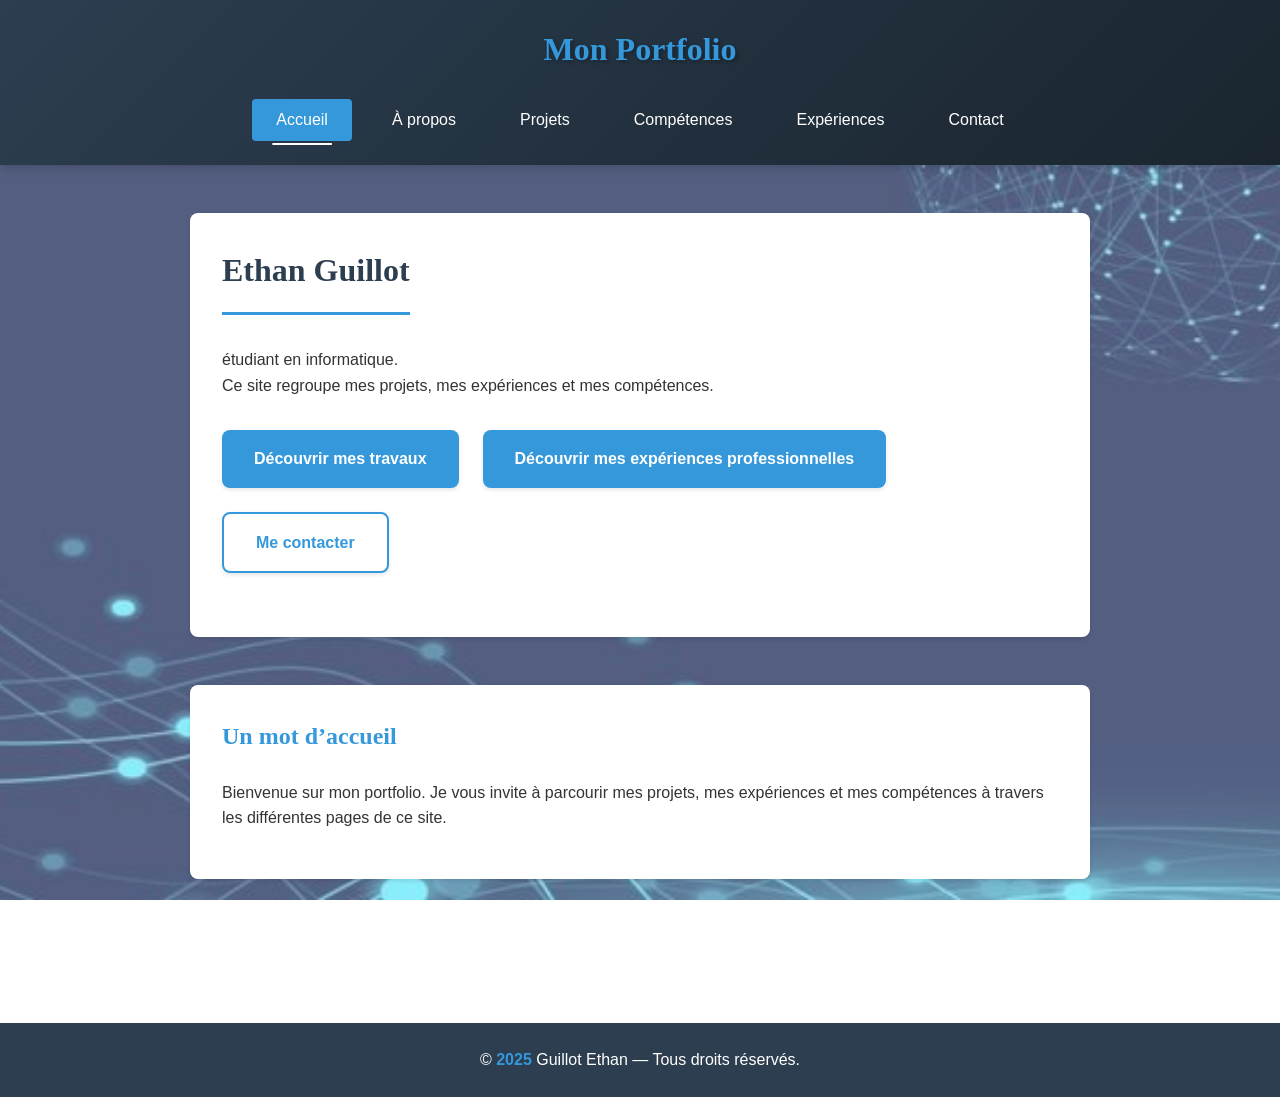
<file: index.html>
<!DOCTYPE html>
<html lang="fr">
<head>
  <meta charset="utf-8" />
  <title>Portfolio — Accueil</title>
  <link rel="stylesheet" href="styles.css">
</head>
<body class="home">
  <header>
    <div class="container">
      <h1>Mon Portfolio</h1>
      <nav>
        <a href="index.html" class="active">Accueil</a>
        <a href="about.html">À propos</a>
        <a href="projects.html">Projets</a>
        <a href="skills.html">Compétences</a>
        <a href="experience.html">Expériences</a>
        <a href="contact.html">Contact</a>
      </nav>
    </div>
  </header>
  <main>
    <section>
      <h2>Ethan Guillot</h2>
      <p>étudiant en informatique.<br>
      Ce site regroupe mes projets, mes expériences et mes compétences.</p>
      <div class="buttons">
        <a href="projects.html" class="btn">Découvrir mes travaux</a>
        <a href="experience.html" class="btn">Découvrir mes expériences professionnelles</a>
        <a href="contact.html" class="btn outline">Me contacter</a>
      </div>
    </section>

    <section >
      <h3>Un mot d’accueil</h3>
      <p>Bienvenue sur mon portfolio. Je vous invite à parcourir mes projets, mes expériences et mes compétences à travers les différentes pages de ce site.</p>
    </section>
  </main>
  <footer class="site-footer">
    <div class="container">
      <p>© <span id="year">2025</span> Guillot Ethan — Tous droits réservés.</p>
    </div>
  </footer>
</body>
</html>
</file>
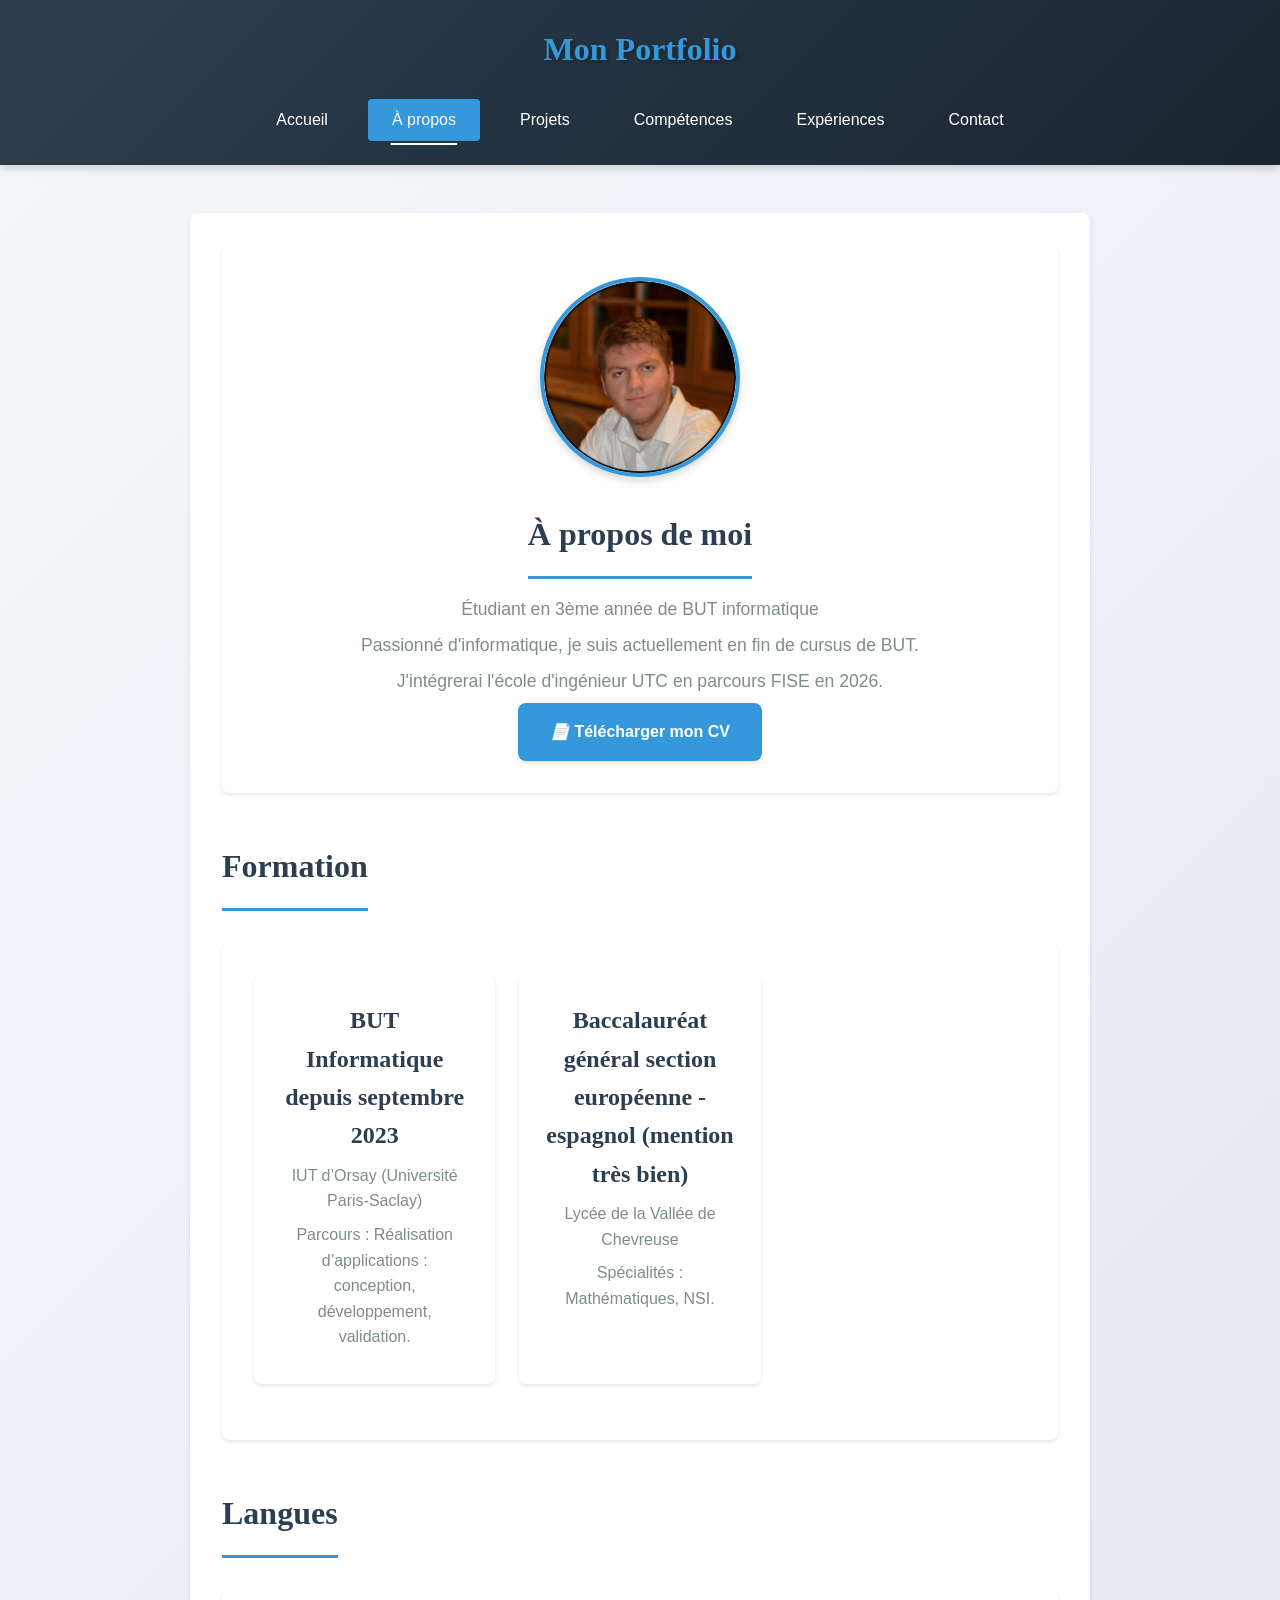
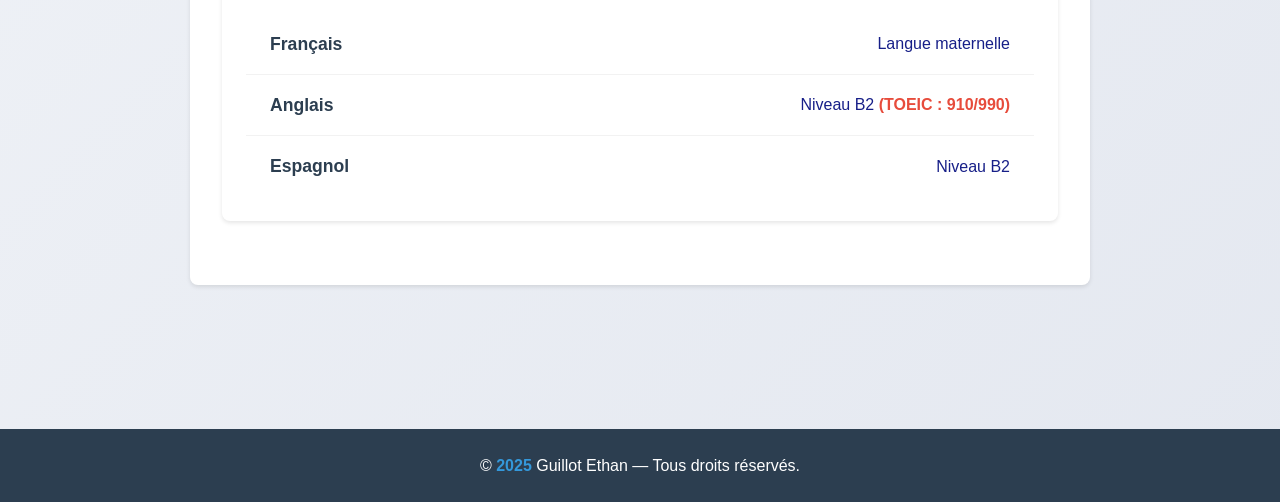
<file: about.html>
<!DOCTYPE html>
<html lang="fr">
<head>
  <meta charset="utf-8" />
  <title>Portfolio — À propos</title>
  <link rel="stylesheet" href="styles.css">
</head>
<body>
  <header>
    <div class="container">
      <h1>Mon Portfolio</h1>
      <nav>
        <a href="index.html">Accueil</a>
        <a href="about.html" class="active">À propos</a>
        <a href="projects.html">Projets</a>
        <a href="skills.html">Compétences</a>
        <a href="experience.html">Expériences</a>
        <a href="contact.html">Contact</a>
      </nav>
    </div>
  </header>
  <main>
    <section class="about-me">
      <div class="profile-container">
        <img src="images/ethan-guillot.jpg" alt="Photo de profil - Ethan Guillot" class="profile-picture">
        <div class="profile-info">
          <h2>À propos de moi</h2>
          <p>Étudiant en 3ème année de BUT informatique</p>
          <p>Passionné d'informatique, je suis actuellement en fin de cursus de BUT.</p>
          <p>J'intégrerai l'école d'ingénieur UTC en parcours FISE en 2026.</p>
          <a href="documents/cv-ethan-guillot.pdf" class="btn" download>
            <i class="icon">📄</i> Télécharger mon CV
          </a>
        </div>
      </div>

      <h2>Formation</h2>
      <section>
        <ul>
          <li>
            <h3>BUT Informatique depuis septembre 2023</h3>
            <p>IUT d’Orsay (Université Paris-Saclay)</p>
            <p>Parcours : Réalisation d’applications : conception, développement, validation.</p>
          </li>
          <li>
            <h3>Baccalauréat général section européenne - espagnol (mention très bien)</h3>
            <p>Lycée de la Vallée de Chevreuse</p>
            <p>Spécialités : Mathématiques, NSI.</p>
          </li>
        </ul>
      </section>

      <h2>Langues</h2>
      <section class="languages">
        <div class="language">
          <span class="language-name">Français</span>
          <span class="language-level">Langue maternelle</span>
        </div>
        <div class="language">
          <span class="language-name">Anglais</span>
          <span class="language-level">Niveau B2 <strong>(TOEIC : 910/990)</strong></span>
        </div>
        <div class="language">
          <span class="language-name">Espagnol</span>
          <span class="language-level">Niveau B2</span>
        </div>
      </section>

    </section>
  </main> 
  <footer class="site-footer">
    <div class="container">
      <p>© <span id="year">2025</span> Guillot Ethan — Tous droits réservés.</p>
    </div>
  </footer>
</body>
</html>
</file>
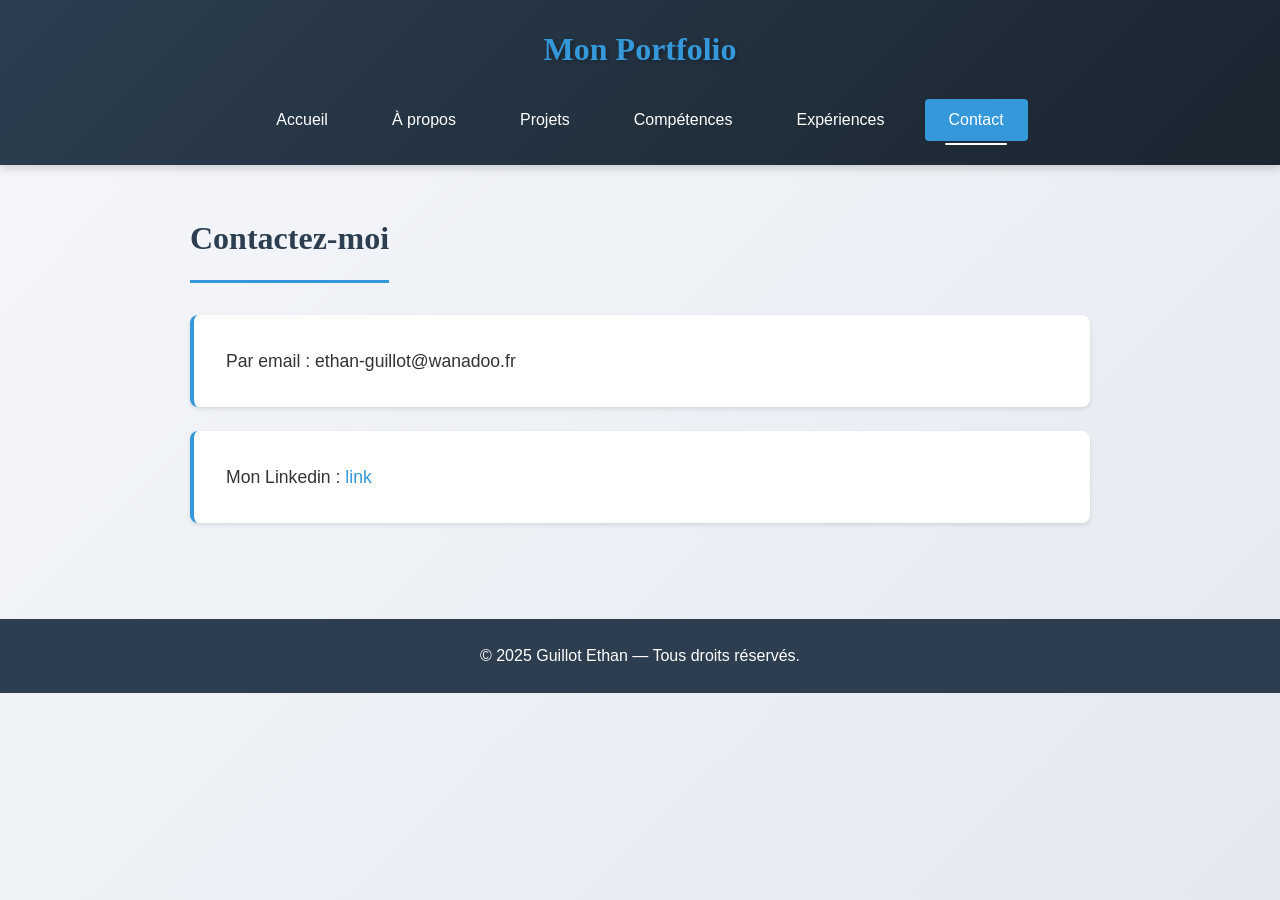
<file: contact.html>
<!DOCTYPE html>
<html lang="fr">
<head>
  <meta charset="utf-8" />
  <title>Portfolio — Contact</title>
  <link rel="stylesheet" href="styles.css">
</head>
<body>
  <header>
    <div class="container">
      <h1>Mon Portfolio</h1>
      <nav>
        <a href="index.html">Accueil</a>
        <a href="about.html">À propos</a>
        <a href="projects.html">Projets</a>
        <a href="skills.html">Compétences</a>
        <a href="experience.html">Expériences</a>
        <a href="contact.html" class="active">Contact</a>
      </nav>
    </div>
  </header>
  <main>
    <h2>Contactez-moi</h2>
    <article>
        <p>Par email : ethan-guillot@wanadoo.fr</p>
    </article>
    <article>
        <p>Mon Linkedin : <a href="https://www.linkedin.com/in/ethan-guillot-42101b383/">link</a></p>
    </article>
  </main>
  <footer>
    © 2025 Guillot Ethan — Tous droits réservés.
  </footer>
</body>
</html>
</file>
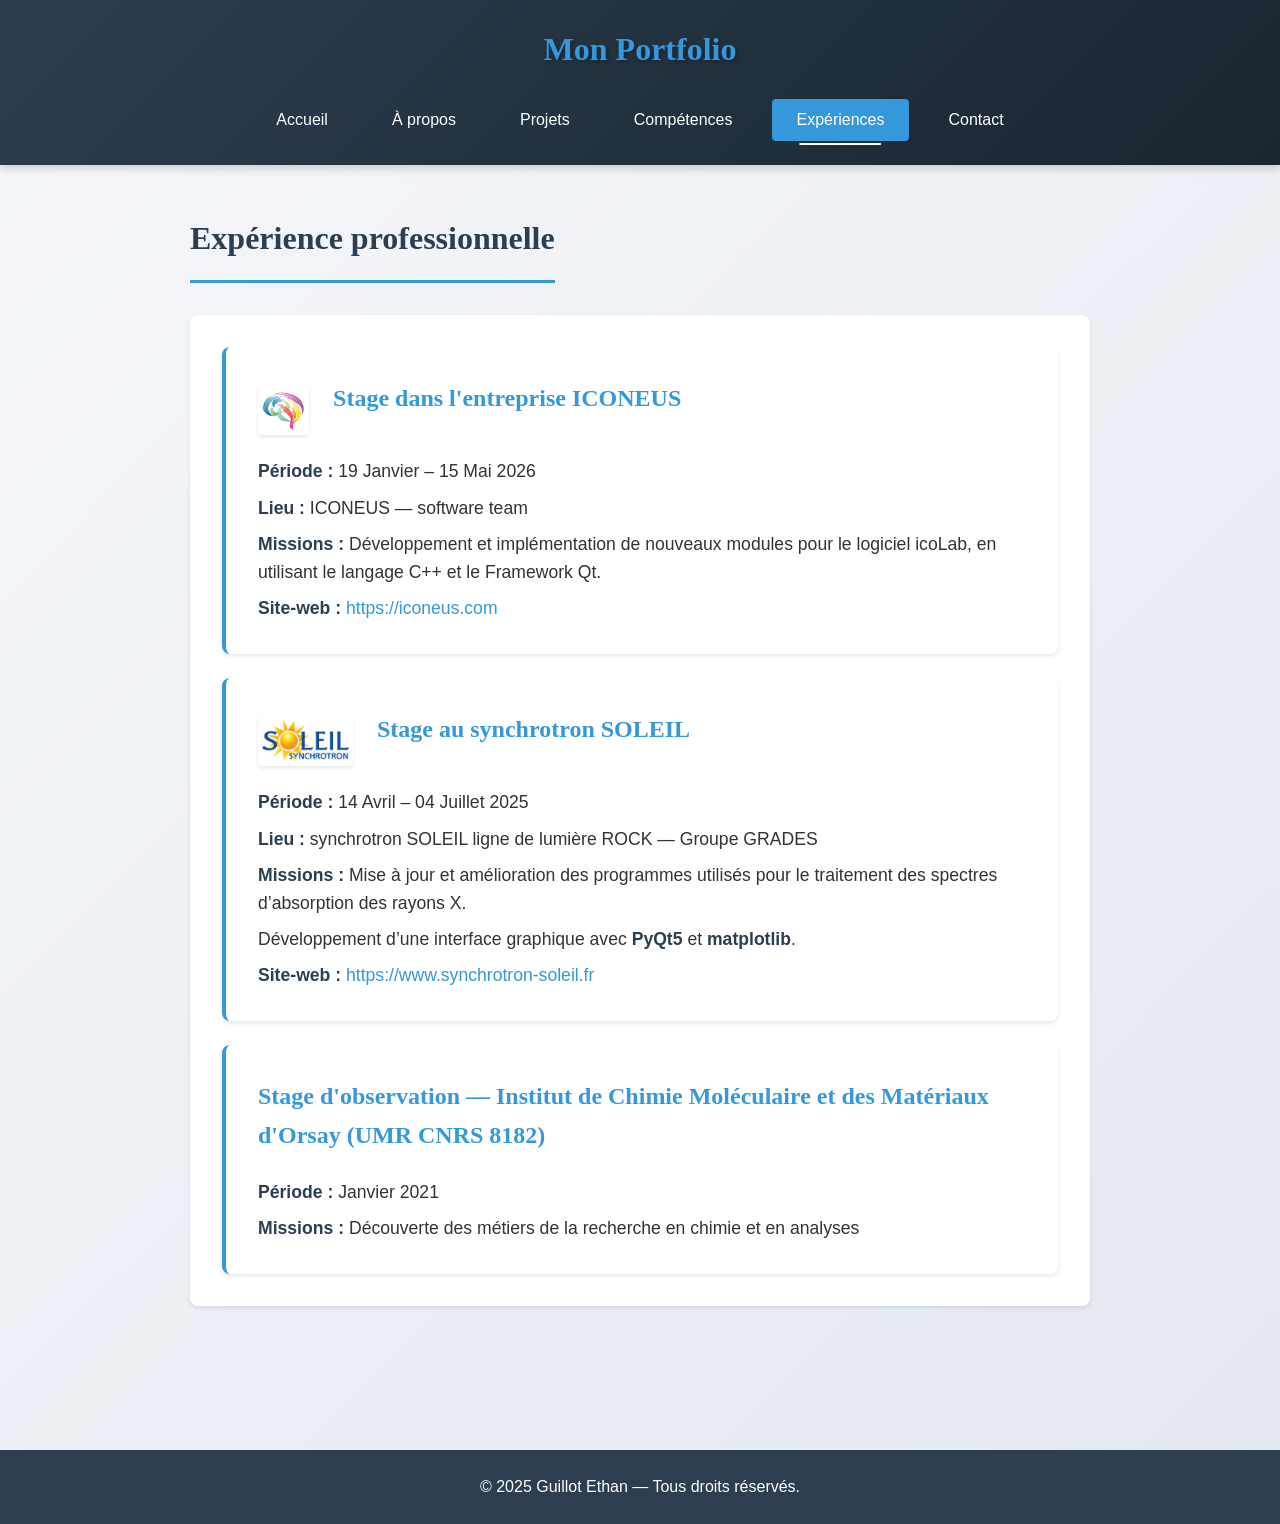
<file: experience.html>
<!DOCTYPE html>
<html lang="fr">
<head>
  <meta charset="utf-8">
  <title>Portfolio — Expériences professionnelles</title>
  <link rel="stylesheet" href="styles.css">
</head>
<body>
  <header>
    <div class="container">
      <h1>Mon Portfolio</h1>
      <nav>
        <a href="index.html">Accueil</a>
        <a href="about.html">À propos</a>
        <a href="projects.html">Projets</a>
        <a href="skills.html">Compétences</a>
        <a href="experience.html" class="active">Expériences</a>
        <a href="contact.html">Contact</a>
      </nav>
    </div>
  </header>

  <main>
    <h2>Expérience professionnelle</h2>

    <section>
      <article>
        <div class="company-header">
          <img src="images/iconeus-logo.png" alt="Logo Iconeus" class="company-logo">
          <h3>Stage dans l'entreprise ICONEUS</h3>
        </div>
        <p><strong>Période :</strong> 19 Janvier – 15 Mai 2026</p>
        <p><strong>Lieu :</strong> ICONEUS — software team</p>
        <p><strong>Missions :</strong> Développement et implémentation de nouveaux modules pour le logiciel icoLab, en utilisant le langage C++ et le Framework Qt.</p>
        <p><strong>Site-web :</strong> <a href="https://iconeus.com" target="_blank">https://iconeus.com</a></p>
      </article>

      <article>
        <div class="company-header">
          <img src="images/logo_soleil.jpg" alt="Logo Soleil" class="company-logo">
          <h3>Stage au synchrotron SOLEIL</h3>
        </div>
        <p><strong>Période :</strong> 14 Avril – 04 Juillet 2025</p>
        <p><strong>Lieu :</strong> synchrotron SOLEIL ligne de lumière ROCK — Groupe GRADES</p>
        <p><strong>Missions :</strong> Mise à jour et amélioration des programmes utilisés pour le traitement des spectres d’absorption des rayons X.</p>
        <p>Développement d’une interface graphique avec <strong>PyQt5</strong> et <strong>matplotlib</strong>.</p>
        <p><strong>Site-web :</strong> <a href="https://www.synchrotron-soleil.fr">https://www.synchrotron-soleil.fr</a></p>
      </article>

      <article>
        <h3>Stage d'observation — Institut de Chimie Moléculaire et des Matériaux d'Orsay (UMR CNRS 8182)</h3>
        <p><strong>Période :</strong> Janvier 2021</p>
        <p><strong>Missions :</strong> Découverte des métiers de la recherche en chimie et en analyses</p>
      </article>
    </section>
  </main>

  <footer>
    © 2025 Guillot Ethan — Tous droits réservés.
  </footer>
</body>
</html>
</file>
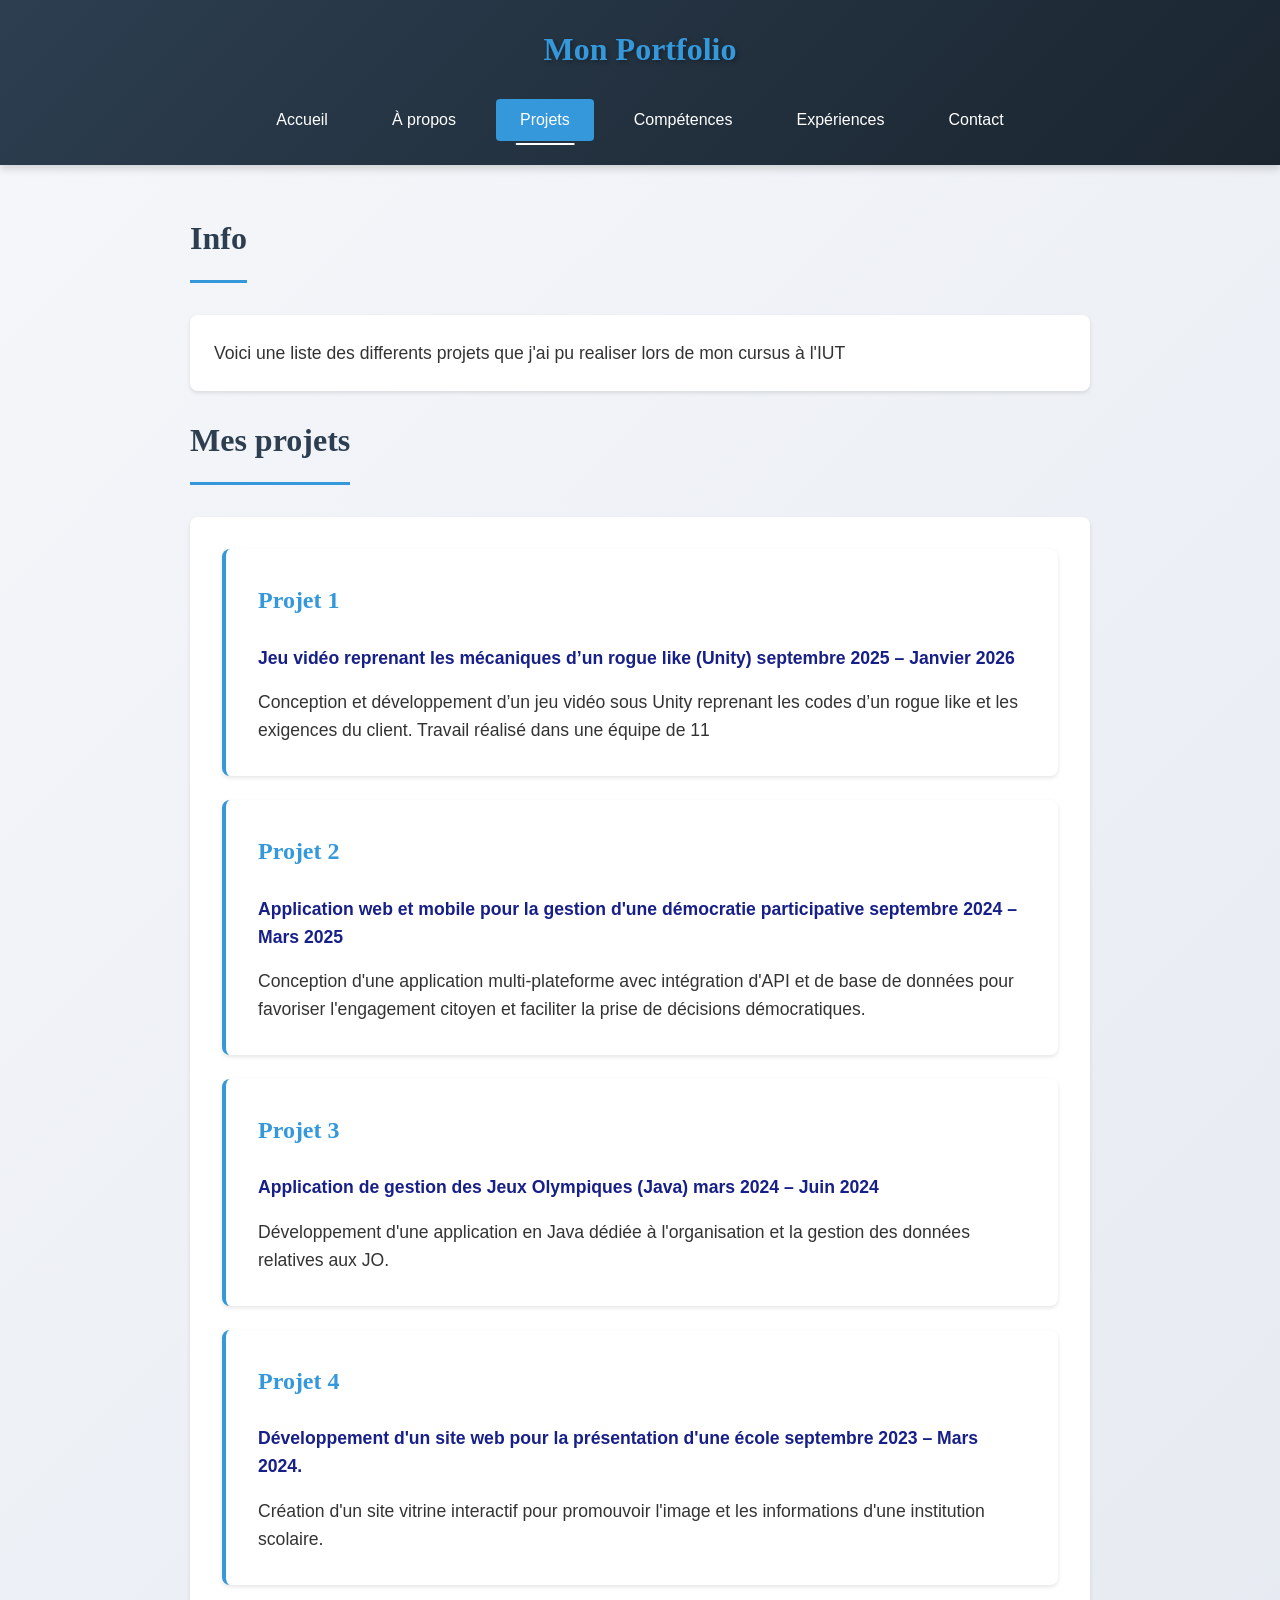
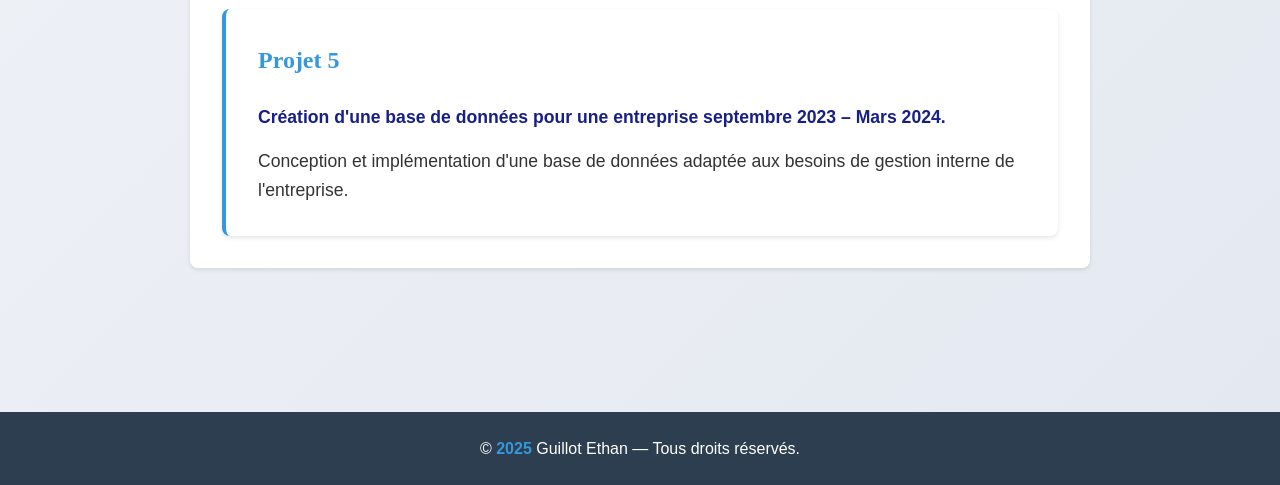
<file: projects.html>
<!DOCTYPE html>
<html lang="fr">
<head>
  <meta charset="utf-8" />
  <title>Portfolio — Projets</title>
  <link rel="stylesheet" href="styles.css">
</head>
<body>
  <header>
    <div class="container">
      <h1>Mon Portfolio</h1>
      <nav>
        <a href="index.html">Accueil</a>
        <a href="about.html">À propos</a>
        <a href="projects.html" class="active">Projets</a>
        <a href="skills.html">Compétences</a>
        <a href="experience.html">Expériences</a>
        <a href="contact.html">Contact</a>
      </nav>
    </div>
  </header>
  <main>

    <h2>Info</h2>
    <p>Voici une liste des differents projets que j'ai pu realiser lors de mon cursus à l'IUT</p>

    <h2>Mes projets</h2>
    <section>
      <article>
        <h3>Projet 1</h3>
        <h4>Jeu vidéo reprenant les mécaniques d’un rogue like (Unity) septembre 2025 – Janvier 2026</h4>
        <p>Conception et développement d’un jeu vidéo sous Unity reprenant les codes
          d’un rogue like et les exigences du client. Travail réalisé dans une équipe de 11</p>
      </article>
      <article>
        <h3>Projet 2</h3>
        <h4>Application web et mobile pour la gestion d'une démocratie participative septembre 2024 – Mars 2025</h4>
        <p>Conception d'une application multi-plateforme avec intégration d'API et de base de données pour favoriser l'engagement 
          citoyen et faciliter la prise de décisions démocratiques.</p>
      </article>
      <article>
        <h3>Projet 3</h3>
        <h4>Application de gestion des Jeux Olympiques (Java) mars 2024 – Juin 2024</h4>
        <p>Développement d'une application en Java dédiée à l'organisation et la gestion des données relatives aux JO.</p>
      </article>
      <article>
        <h3>Projet 4</h3>
        <h4>Développement d'un site web pour la présentation d'une école septembre 2023 – Mars 2024.</h4>
        <p>Création d'un site vitrine interactif pour promouvoir l'image et les informations d'une institution scolaire.</p>
      </article>
      <article>
        <h3>Projet 5</h3>
        <h4>Création d'une base de données pour une entreprise septembre 2023 – Mars 2024.</h4>
        <p>Conception et implémentation d'une base de données adaptée aux besoins de gestion interne de l'entreprise.</p>
      </article>
    </section>
  </main>
  <footer class="site-footer">
    <div class="container">
      <p>© <span id="year">2025</span> Guillot Ethan — Tous droits réservés.</p>
    </div>
  </footer>
</body>
</html>
</file>
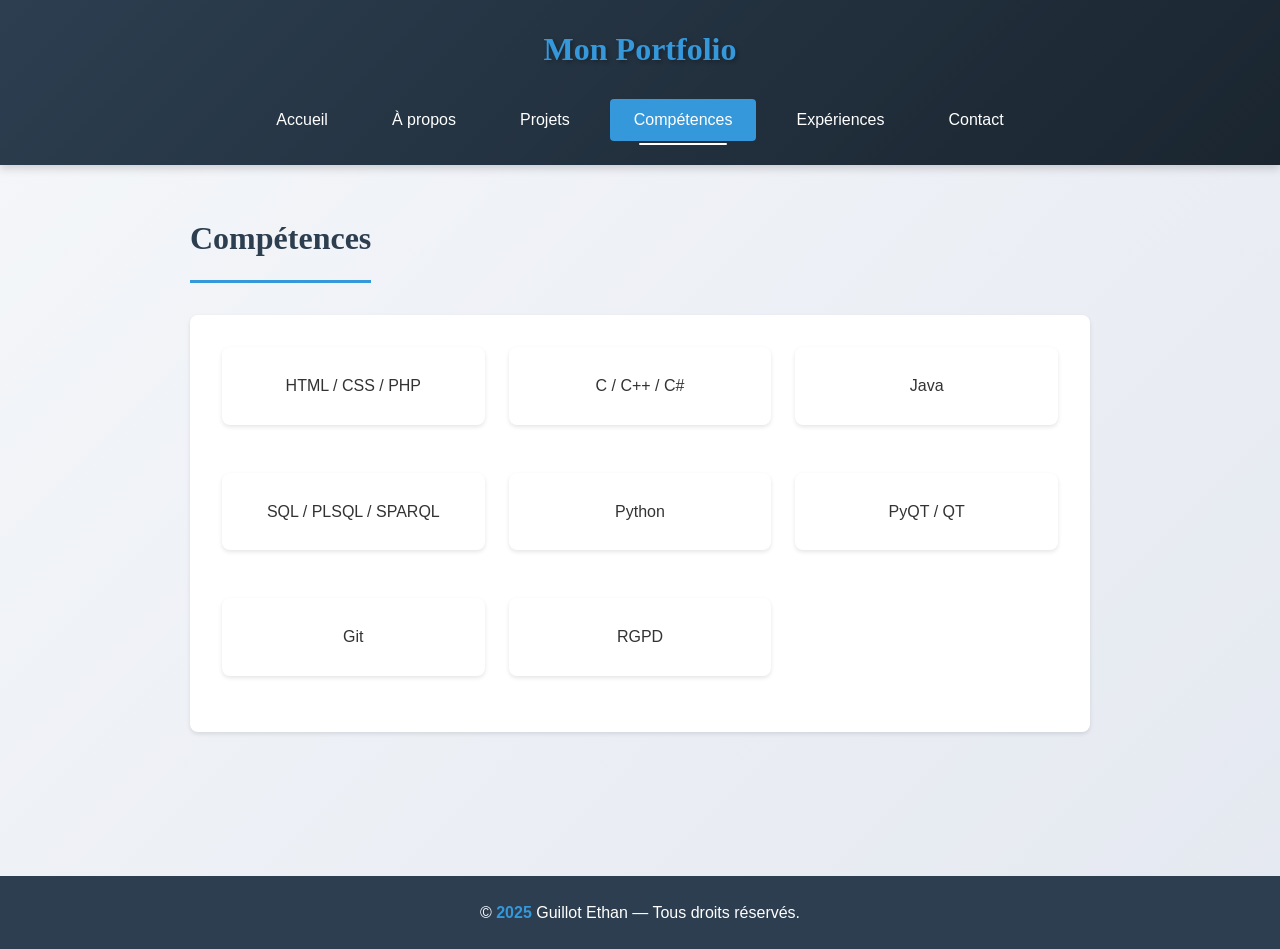
<file: skills.html>
<!DOCTYPE html>
<html lang="fr">
<head>
  <meta charset="utf-8" />
  <title>Portfolio — Compétences</title>
  <link rel="stylesheet" href="styles.css">
</head>
<body>
  <header>
    <div class="container">
      <h1>Mon Portfolio</h1>
      <nav>
        <a href="index.html">Accueil</a>
        <a href="about.html">À propos</a>
        <a href="projects.html">Projets</a>
        <a href="skills.html" class="active">Compétences</a>
        <a href="experience.html">Expériences</a>
        <a href="contact.html">Contact</a>
      </nav>
    </div>
  </header>
  <main>
    <h2>Compétences</h2>
    <section>
    <ul>
        <li>HTML / CSS / PHP</li>
        <li>C / C++ / C#</li>
        <li>Java</li>
        <li>SQL / PLSQL / SPARQL</li>
        <li>Python</li>
        <li>PyQT / QT</li>
        <li>Git</li>
        <li>RGPD</li>
    </ul>
    </section>

  </main>
  <footer class="site-footer">
    <div class="container">
      <p>© <span id="year">2025</span> Guillot Ethan — Tous droits réservés.</p>
    </div>
  </footer>
</body>
</html>
</file>
<file: styles.css>
/* ===== VARIABLES ===== */
:root {
  /* Couleurs principales */
  --primary-color: #3498db;
  --primary-hover: #2980b9;
  --secondary-color: #171f88;
  --dark-color: #2c3e50;
  --light-color: #ecf0f1;
  --accent-color: #e74c3c;

  /* Couleurs de texte */
  --text-color: #333;
  --text-light: #7f8c8d;
  --text-inverse: #fff;

  /* Espacements */
  --spacing-xs: 0.5rem;
  --spacing-sm: 1rem;
  --spacing-md: 1.5rem;
  --spacing-lg: 2rem;
  --spacing-xl: 3rem;

  /* Polices */
  --font-main: 'Segoe UI', Tahoma, Geneva, Verdana, sans-serif;
  --font-heading: 'Georgia', serif;

  /* Bordures */
  --border-radius: 8px;
  --border-radius-sm: 4px;

  /* Ombres */
  --shadow-sm: 0 2px 4px rgba(0, 0, 0, 0.1);
  --shadow-md: 0 4px 8px rgba(0, 0, 0, 0.15);
  --shadow-lg: 0 8px 16px rgba(0, 0, 0, 0.2);

  /* Transition */
  --transition: all 0.3s ease;
}

/* ===== RESET & BASE ===== */
*, *::before, *::after {
  box-sizing: border-box;
  margin: 0;
  padding: 0;
}

html {
  scroll-behavior: smooth;
}

body {
  font-family: var(--font-main);
  line-height: 1.6;
  color: var(--text-color);
  background: linear-gradient(135deg, #f5f7fa 0%, #e4e8f0 100%);
  min-height: 100vh;
}

/* ===== LAYOUT ===== */
.container {
  width: 100%;
  max-width: 1200px;
  margin: 0 auto;
  padding: 0 var(--spacing-md);
}

/* ===== HEADER ===== */
header {
  background: linear-gradient(135deg, var(--dark-color) 0%, #1a252f 100%);
  color: var(--text-inverse);
  padding: var(--spacing-md) 0;
  box-shadow: var(--shadow-md);
  position: sticky;
  top: 0;
  z-index: 100;
}

header .container {
  display: flex;
  flex-direction: column;
  align-items: center;
  gap: var(--spacing-md);
}

header h1 {
  font-family: var(--font-heading);
  font-size: 2rem;
  font-weight: 700;
  color: var(--primary-color);
  text-shadow: 2px 2px 4px rgba(0, 0, 0, 0.3);
}

nav {
  display: flex;
  gap: var(--spacing-sm);
  flex-wrap: wrap;
  justify-content: center;
}

nav a {
  color: var(--text-inverse);
  text-decoration: none;
  padding: var(--spacing-xs) var(--spacing-md);
  border-radius: var(--border-radius-sm);
  font-weight: 500;
  transition: var(--transition);
  position: relative;
}

nav a:hover {
  background: rgba(255, 255, 255, 0.1);
  transform: translateY(-2px);
}

nav a.active {
  background: var(--primary-color);
  color: var(--text-inverse);
}

nav a.active::after {
  content: '';
  position: absolute;
  bottom: -4px;
  left: 50%;
  transform: translateX(-50%);
  width: 60%;
  height: 2px;
  background: var(--text-inverse);
  border-radius: 1px;
}

/* ===== MAIN CONTENT ===== */
main {
  padding: var(--spacing-xl) 0;
  max-width: 900px;
  margin: 0 auto;
}

main h2 {
  font-family: var(--font-heading);
  font-size: 2rem;
  color: var(--dark-color);
  margin-bottom: var(--spacing-lg);
  padding-bottom: var(--spacing-sm);
  border-bottom: 3px solid var(--primary-color);
  display: inline-block;
}

main h3 {
  font-family: var(--font-heading);
  font-size: 1.5rem;
  color: var(--primary-color);
  margin-bottom: var(--spacing-md);
}

main h4 {
  font-size: 1.1rem;
  color: var(--secondary-color);
  margin-bottom: var(--spacing-sm);
  font-weight: 600;
}

section {
  margin-bottom: var(--spacing-xl);
  background: white;
  padding: var(--spacing-lg);
  border-radius: var(--border-radius);
  box-shadow: var(--shadow-sm);
}

article {
  margin-bottom: var(--spacing-lg);
  padding: var(--spacing-md);
  border-left: 4px solid var(--primary-color);
  background: #f8f9fa;
  border-radius: var(--border-radius-sm);
}

article:last-child {
  margin-bottom: 0;
}

p {
  margin-bottom: var(--spacing-sm);
}

strong {
  color: var(--dark-color);
}

/* ===== SKILLS PAGE ===== */
section ul {
  list-style: none;
  display: grid;
  grid-template-columns: repeat(auto-fill, minmax(200px, 1fr));
  gap: var(--spacing-md);
}

section ul li {
  background: white;
  padding: var(--spacing-md);
  border-radius: var(--border-radius);
  text-align: center;
  box-shadow: var(--shadow-sm);
  transition: var(--transition);
  border: 2px solid transparent;
}

section ul li:hover {
  transform: translateY(-5px);
  box-shadow: var(--shadow-md);
  border-color: var(--primary-color);
}

/* ===== BUTTONS ===== */
.buttons {
  display: flex;
  gap: var(--spacing-md);
  flex-wrap: wrap;
  margin: var(--spacing-lg) 0;
}

.btn {
  display: inline-block;
  background: var(--primary-color);
  color: var(--text-inverse);
  padding: var(--spacing-sm) var(--spacing-lg);
  border-radius: var(--border-radius);
  text-decoration: none;
  font-weight: 600;
  transition: var(--transition);
  box-shadow: var(--shadow-sm);
}

.btn:hover {
  background: var(--primary-hover);
  transform: translateY(-2px);
  box-shadow: var(--shadow-md);
}

.btn.outline {
  background: transparent;
  color: var(--primary-color);
  border: 2px solid var(--primary-color);
}

.btn.outline:hover {
  background: var(--primary-color);
  color: var(--text-inverse);
}

/* ===== FOOTER ===== */
footer {
  background: var(--dark-color);
  color: var(--text-inverse);
  text-align: center;
  padding: var(--spacing-md) 0;
  margin-top: var(--spacing-xl);
}

footer p {
  margin: 0;
}

.site-footer .container {
  display: flex;
  justify-content: center;
}

/* ===== LINKS ===== */
a {
  color: var(--primary-color);
  text-decoration: none;
  transition: var(--transition);
}

a:hover {
  text-decoration: underline;
}

/* ===== RESPONSIVE DESIGN ===== */
@media (max-width: 768px) {
  header .container {
    flex-direction: column;
    text-align: center;
  }

  nav {
    flex-direction: column;
    gap: var(--spacing-xs);
  }

  main {
    padding: var(--spacing-lg) var(--spacing-md);
  }

  main h2 {
    font-size: 1.75rem;
  }

  section {
    padding: var(--spacing-md);
  }

  .buttons {
    flex-direction: column;
    align-items: center;
  }

  .btn {
    width: 100%;
    text-align: center;
    max-width: 300px;
  }

  article {
    padding: var(--spacing-sm);
  }
}

@media (max-width: 480px) {
  main h2 {
    font-size: 1.5rem;
  }

  main h3 {
    font-size: 1.25rem;
  }

  section ul {
    grid-template-columns: 1fr;
  }
}

/* ===== ANIMATIONS ===== */
@keyframes fadeIn {
  from {
    opacity: 0;
    transform: translateY(20px);
  }
  to {
    opacity: 1;
    transform: translateY(0);
  }
}

section, article {
  animation: fadeIn 0.6s ease forwards;
}

section:nth-child(1) { animation-delay: 0.1s; }
section:nth-child(2) { animation-delay: 0.2s; }
section:nth-child(3) { animation-delay: 0.3s; }
article:nth-child(1) { animation-delay: 0.1s; }
article:nth-child(2) { animation-delay: 0.2s; }
article:nth-child(3) { animation-delay: 0.3s; }
article:nth-child(4) { animation-delay: 0.4s; }
article:nth-child(5) { animation-delay: 0.5s; }

/* ===== SCROLLBAR STYLING ===== */
::-webkit-scrollbar {
  width: 10px;
}

::-webkit-scrollbar-track {
  background: #f1f1f1;
}

::-webkit-scrollbar-thumb {
  background: var(--primary-color);
  border-radius: 5px;
}

::-webkit-scrollbar-thumb:hover {
  background: var(--primary-hover);
}

/* ===== CONTACT PAGE ===== */
article {
  background: white;
  padding: var(--spacing-lg);
  border-radius: var(--border-radius);
  box-shadow: var(--shadow-sm);
  margin-bottom: var(--spacing-md);
}

article p {
  font-size: 1.1rem;
  margin-bottom: var(--spacing-md);
}

/* ===== ABOUT PAGE ===== */
main > p {
  font-size: 1.1rem;
  margin-bottom: var(--spacing-md);
  background: white;
  padding: var(--spacing-md);
  border-radius: var(--border-radius);
  box-shadow: var(--shadow-sm);
}

section ul {
  list-style: none;
}

section ul li {
  background: white;
  padding: var(--spacing-md);
  border-radius: var(--border-radius);
  margin-bottom: var(--spacing-md);
  box-shadow: var(--shadow-sm);
}

section ul li h3 {
  color: var(--dark-color);
  margin-bottom: var(--spacing-xs);
}

section ul li p {
  color: var(--text-light);
  margin-bottom: var(--spacing-xs);
}

/* ===== EXPERIENCE PAGE ===== */
article p {
  margin-bottom: var(--spacing-xs);
}

article p:last-child {
  margin-bottom: 0;
}

#year {
  color: var(--primary-color);
  font-weight: bold;
}


/* ===== COMPANY LOGOS ===== */
.company-header {
  display: flex;
  align-items: center;
  gap: var(--spacing-md);
  margin-bottom: var(--spacing-sm);
}

.company-logo {
  height: 50px;
  width: auto;
  border-radius: var(--border-radius-sm);
  box-shadow: var(--shadow-sm);
  background: white;
  padding: 4px;
}

@media (max-width: 768px) {
  .company-header {
    flex-direction: column;
    align-items: flex-start;
  }
}

/* ===== ABOUT PAGE - PROFILE ===== */
.about-me .profile-container {
  display: flex;
  flex-direction: column;
  align-items: center;
  gap: var(--spacing-lg);
  margin-bottom: var(--spacing-xl);
  background: white;
  padding: var(--spacing-lg);
  border-radius: var(--border-radius);
  box-shadow: var(--shadow-sm);
}

.profile-picture {
  width: 200px;
  height: 200px;
  border-radius: 50%;
  object-fit: cover;
  border: 4px solid var(--primary-color);
  box-shadow: var(--shadow-md);
  transition: var(--transition);
}

.profile-picture:hover {
  transform: scale(1.05);
  box-shadow: var(--shadow-lg);
}

.profile-info {
  text-align: center;
  max-width: 600px;
}

.profile-info h2 {
  margin-bottom: var(--spacing-sm);
  color: var(--dark-color);
}

.profile-info p {
  font-size: 1.1rem;
  margin-bottom: var(--spacing-xs);
  color: var(--text-light);
}

@media (max-width: 768px) {
  .profile-picture {
    width: 150px;
    height: 150px;
  }
}

/* ===== LANGUAGES SECTION ===== */
.languages {
  background: white;
  padding: var(--spacing-md);
  border-radius: var(--border-radius);
  box-shadow: var(--shadow-sm);
  margin-bottom: var(--spacing-lg);
}

.language {
  display: flex;
  justify-content: space-between;
  align-items: center;
  padding: var(--spacing-sm) var(--spacing-md);
  border-bottom: 1px solid rgba(0, 0, 0, 0.05);
}

.language:last-child {
  border-bottom: none;
}

.language-name {
  font-weight: 600;
  color: var(--dark-color);
  font-size: 1.1rem;
}

.language-level {
  color: var(--secondary-color);
  font-weight: 500;
}

.language-level strong {
  color: var(--accent-color);
  font-weight: 600;
}

@media (max-width: 768px) {
  .language {
    flex-direction: column;
    align-items: flex-start;
    gap: var(--spacing-xs);
    padding: var(--spacing-sm);
  }

  .language-level {
    margin-left: 0;
  }
}

/* ===== FOND D'ÉCRAN POUR L'ACCUEIL (IMAGE PERSONNELLE) ===== */
.home {
  background: url('images/fond.jpg') no-repeat center center;
  background-size: cover;
  background-attachment: fixed;
}

/* Filtre pour améliorer la lisibilité du texte */
.home::before {
  content: '';
  position: fixed;
  top: 0;
  left: 0;
  width: 100%;
  height: 100%;
  background: rgba(255, 255, 255, 0.3); /* Ajuste l'opacité (0.9 = 90%) */
  z-index: -1;
  pointer-events: none; /* Permet de cliquer à travers */
}
</file>
